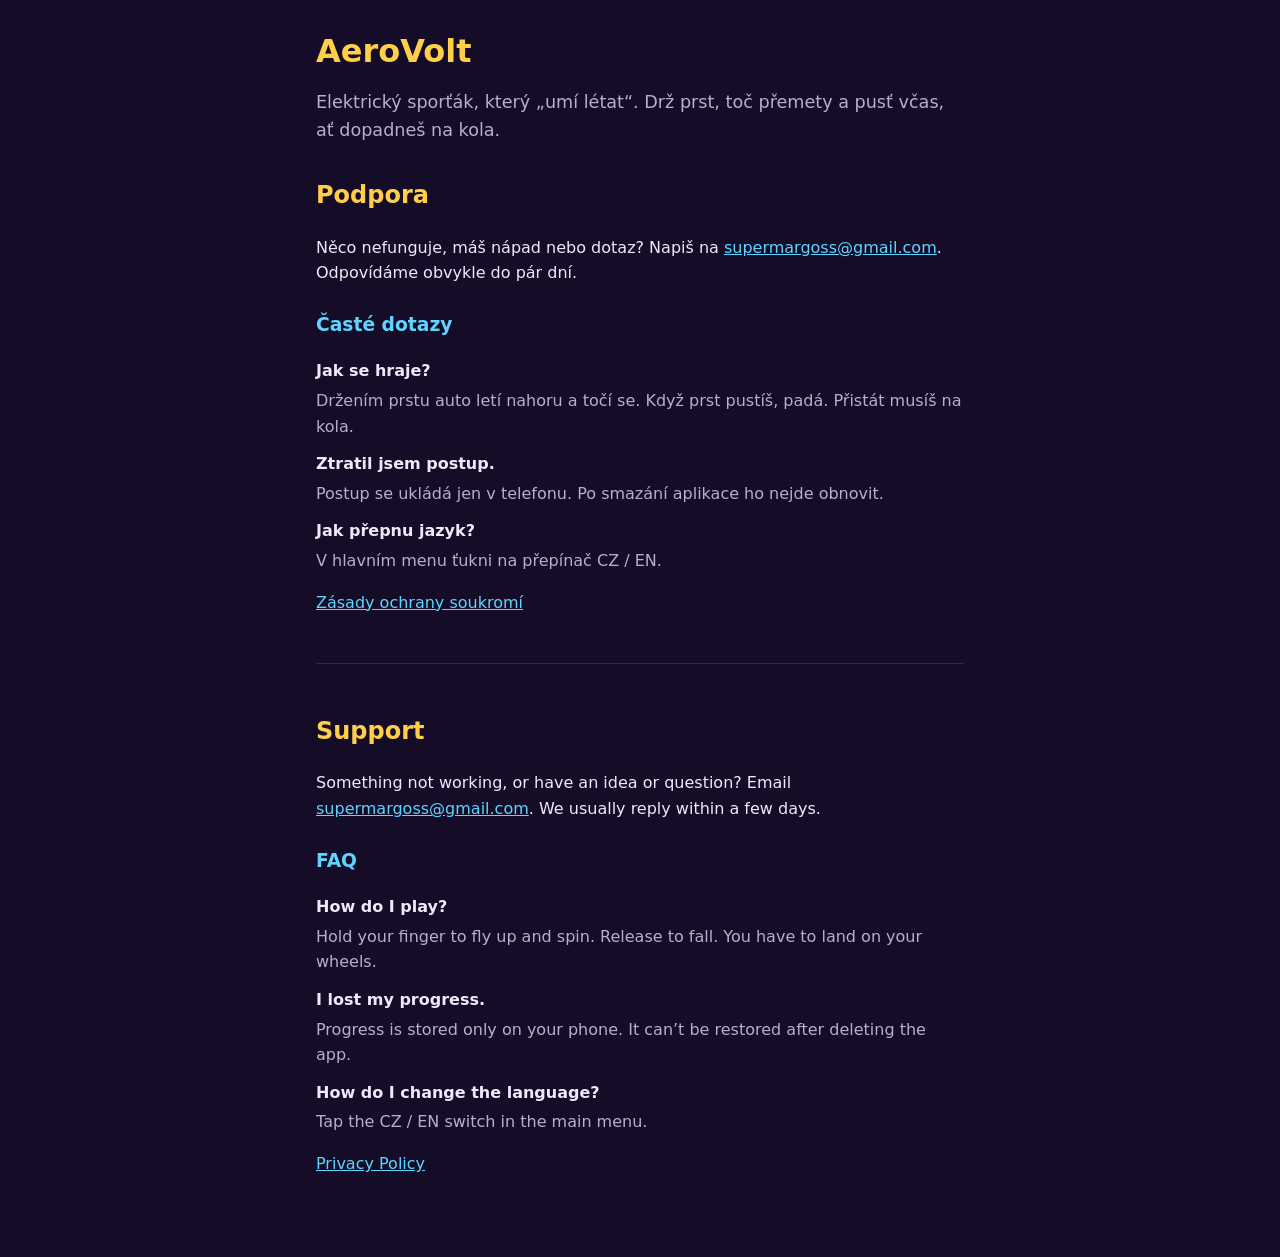
<file: index.html>
<!doctype html>
<html lang="cs">
<head>
<meta charset="utf-8">
<meta name="viewport" content="width=device-width, initial-scale=1">
<title>AeroVolt – Podpora / Support</title>
<link rel="stylesheet" href="style.css">
</head>
<body>
<main>
  <h1>AeroVolt</h1>
  <p class="lead">Elektrický sporťák, který „umí létat“. Drž prst, toč přemety a pusť včas, ať dopadneš na kola.</p>

  <h2>Podpora</h2>
  <p>Něco nefunguje, máš nápad nebo dotaz? Napiš na <a href="mailto:supermargoss@gmail.com">supermargoss@gmail.com</a>. Odpovídáme obvykle do pár dní.</p>
  <h3>Časté dotazy</h3>
  <dl>
    <dt>Jak se hraje?</dt>
    <dd>Držením prstu auto letí nahoru a točí se. Když prst pustíš, padá. Přistát musíš na kola.</dd>
    <dt>Ztratil jsem postup.</dt>
    <dd>Postup se ukládá jen v telefonu. Po smazání aplikace ho nejde obnovit.</dd>
    <dt>Jak přepnu jazyk?</dt>
    <dd>V hlavním menu ťukni na přepínač CZ / EN.</dd>
  </dl>
  <p><a href="privacy.html">Zásady ochrany soukromí</a></p>

  <hr>

  <div lang="en">
  <h2>Support</h2>
  <p>Something not working, or have an idea or question? Email <a href="mailto:supermargoss@gmail.com">supermargoss@gmail.com</a>. We usually reply within a few days.</p>
  <h3>FAQ</h3>
  <dl>
    <dt>How do I play?</dt>
    <dd>Hold your finger to fly up and spin. Release to fall. You have to land on your wheels.</dd>
    <dt>I lost my progress.</dt>
    <dd>Progress is stored only on your phone. It can’t be restored after deleting the app.</dd>
    <dt>How do I change the language?</dt>
    <dd>Tap the CZ / EN switch in the main menu.</dd>
  </dl>
  <p><a href="privacy.html">Privacy Policy</a></p>
  </div>
</main>
</body>
</html>
</file>
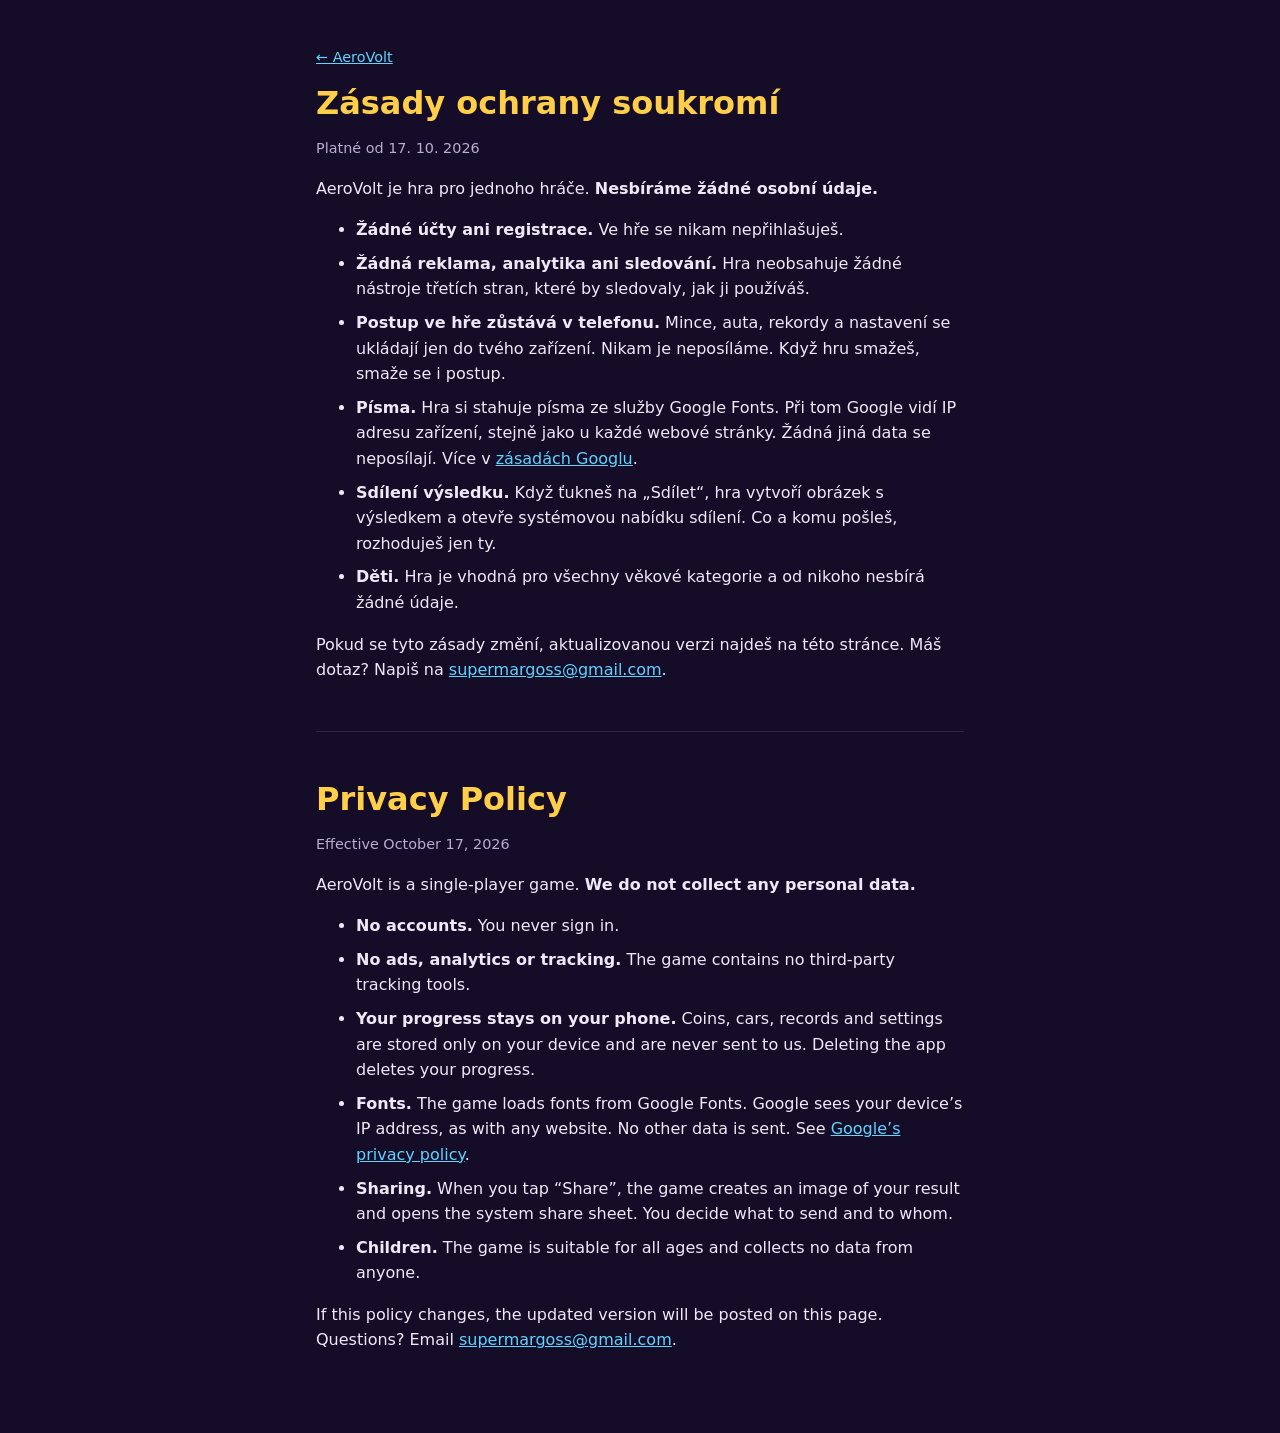
<file: privacy.html>
<!doctype html>
<html lang="cs">
<head>
<meta charset="utf-8">
<meta name="viewport" content="width=device-width, initial-scale=1">
<title>AeroVolt – Ochrana soukromí / Privacy Policy</title>
<link rel="stylesheet" href="style.css">
</head>
<body>
<main>
  <p class="nav"><a href="index.html">← AeroVolt</a></p>
  <h1>Zásady ochrany soukromí</h1>
  <p class="date">Platné od 17. 10. 2026</p>
  <p>AeroVolt je hra pro jednoho hráče. <strong>Nesbíráme žádné osobní údaje.</strong></p>
  <ul>
    <li><strong>Žádné účty ani registrace.</strong> Ve hře se nikam nepřihlašuješ.</li>
    <li><strong>Žádná reklama, analytika ani sledování.</strong> Hra neobsahuje žádné nástroje třetích stran, které by sledovaly, jak ji používáš.</li>
    <li><strong>Postup ve hře zůstává v telefonu.</strong> Mince, auta, rekordy a nastavení se ukládají jen do tvého zařízení. Nikam je neposíláme. Když hru smažeš, smaže se i postup.</li>
    <li><strong>Písma.</strong> Hra si stahuje písma ze služby Google Fonts. Při tom Google vidí IP adresu zařízení, stejně jako u každé webové stránky. Žádná jiná data se neposílají. Více v <a href="https://policies.google.com/privacy">zásadách Googlu</a>.</li>
    <li><strong>Sdílení výsledku.</strong> Když ťukneš na „Sdílet“, hra vytvoří obrázek s výsledkem a otevře systémovou nabídku sdílení. Co a komu pošleš, rozhoduješ jen ty.</li>
    <li><strong>Děti.</strong> Hra je vhodná pro všechny věkové kategorie a od nikoho nesbírá žádné údaje.</li>
  </ul>
  <p>Pokud se tyto zásady změní, aktualizovanou verzi najdeš na této stránce. Máš dotaz? Napiš na <a href="mailto:supermargoss@gmail.com">supermargoss@gmail.com</a>.</p>

  <hr>

  <h1 lang="en">Privacy Policy</h1>
  <div lang="en">
  <p class="date">Effective October 17, 2026</p>
  <p>AeroVolt is a single-player game. <strong>We do not collect any personal data.</strong></p>
  <ul>
    <li><strong>No accounts.</strong> You never sign in.</li>
    <li><strong>No ads, analytics or tracking.</strong> The game contains no third-party tracking tools.</li>
    <li><strong>Your progress stays on your phone.</strong> Coins, cars, records and settings are stored only on your device and are never sent to us. Deleting the app deletes your progress.</li>
    <li><strong>Fonts.</strong> The game loads fonts from Google Fonts. Google sees your device’s IP address, as with any website. No other data is sent. See <a href="https://policies.google.com/privacy">Google’s privacy policy</a>.</li>
    <li><strong>Sharing.</strong> When you tap “Share”, the game creates an image of your result and opens the system share sheet. You decide what to send and to whom.</li>
    <li><strong>Children.</strong> The game is suitable for all ages and collects no data from anyone.</li>
  </ul>
  <p>If this policy changes, the updated version will be posted on this page. Questions? Email <a href="mailto:supermargoss@gmail.com">supermargoss@gmail.com</a>.</p>
  </div>
</main>
</body>
</html>
</file>
<file: style.css>
:root { --bg: #150c28; --card: #21143d; --text: #efe9f7; --muted: #b9add0; --gold: #ffcf4a; --air: #5fd4ff; }
* { box-sizing: border-box; }
body { margin: 0; background: var(--bg); color: var(--text); font: 16px/1.6 -apple-system, system-ui, "Segoe UI", Roboto, sans-serif; }
main { max-width: 680px; margin: 0 auto; padding: 32px 16px 64px; }
h1 { color: var(--gold); font-size: 2rem; line-height: 1.2; margin: 0 0 8px; }
h2 { color: var(--gold); margin-top: 32px; }
h3 { color: var(--air); margin-top: 24px; }
a { color: var(--air); }
.lead { font-size: 1.1rem; color: var(--muted); }
.date, .nav { color: var(--muted); font-size: .9rem; }
li { margin-bottom: 8px; }
dt { font-weight: 700; margin-top: 12px; }
dd { margin: 4px 0 0; color: var(--muted); }
hr { border: 0; border-top: 1px solid rgba(255,255,255,.12); margin: 48px 0; }
</file>
